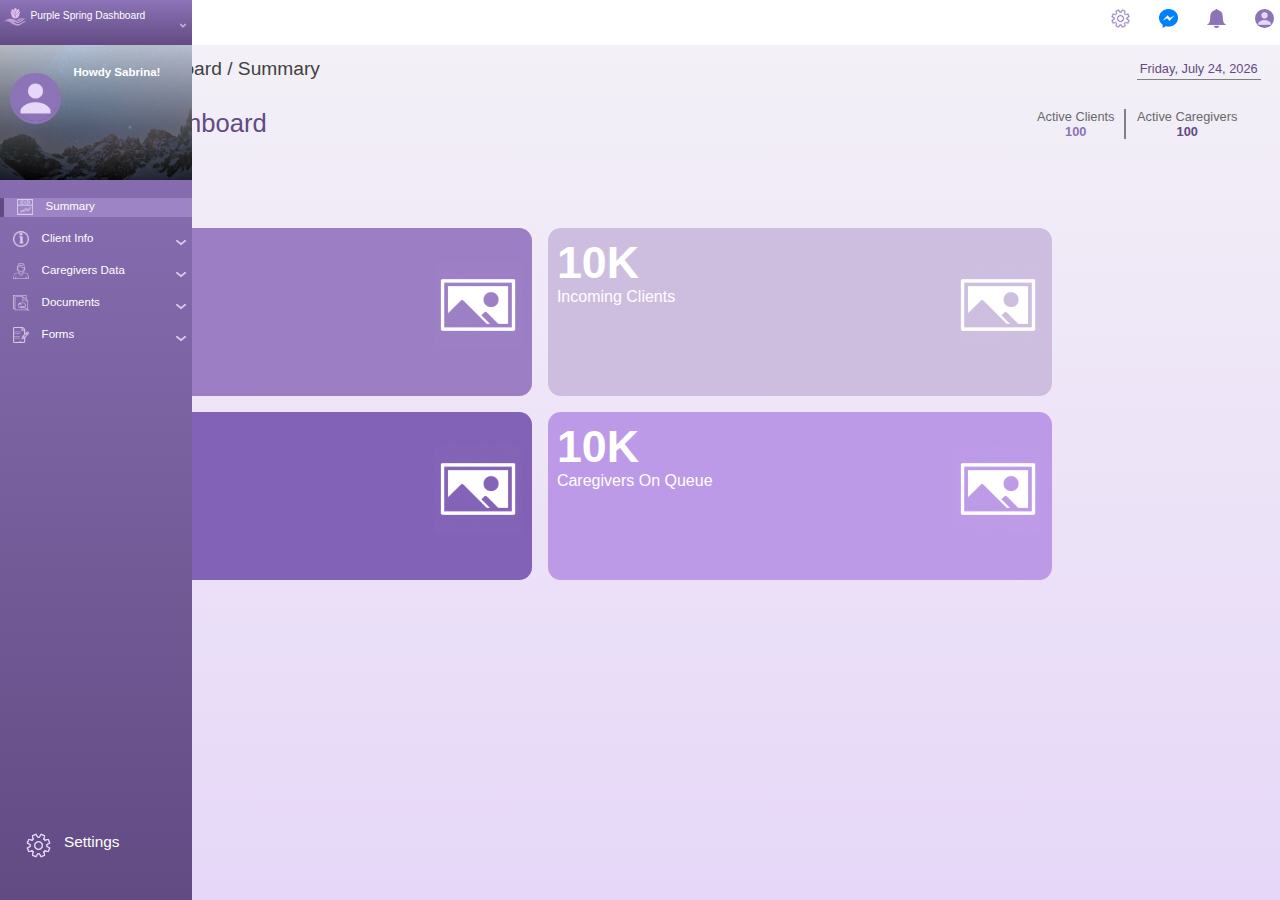
<file: PurpleSpringDashboard/index.html>
<!DOCTYPE html>
<html>
<head>
    <meta charset='utf-8'>
    <meta http-equiv='X-UA-Compatible' content='IE=edge'>
    <meta name='viewport' content='width=device-width, initial-scale=1'>
    <link rel="stylesheet" type="text/css" href="style.css">
    <link rel="shortcut icon" href="icons/favicon.ico"/>
    <script src="scripts.js"></script> 
    <title>
        Purple Spring Dashboard
    </title>
</head>
<body>
<div class="navbar">
    <div class="dropdown">
            <img style="height:1.75vw; width:1.75vw;"id="logo"src="icons/logops.png">
            <p>Purple Spring Dashboard</p>  
            <div class="dropbtn-container"><button id="sidebarDropdownButton"onclick="displaySidebar('Dropdown')" class="dropbtn"><img style="height:0.5vw;width:0.5vw;" src="icons/dropdown-arrow-white.png"></button></div>  
            <div class="navigation-buttons"><!--add the links/functionalities-->
                <button><img style="height:1.5vw; width:1.5vw;" src="icons/settings-placeholder.png"></button>
                <a href="messenger.com"><button><img style="height:1.5vw; width:1.5vw;" src="icons/messenger-icon.png"></button></a>
                <button><img style="height:1.5vw; width:1.5vw;" src="icons/bell-placeholder.png"></button><!--add dropdown here-->
                <button><img style="border-radius:50%; height:1.5vw; width:1.5vw; margin-right: -1vw;" src="icons/icon-placeholder.png"></button>
            </div>      
        </div>
    </div>           
            <div id="Dropdown" class="dropdown-content sidebarDisappear">
                        <div id="Howdy">
                                <div id="Howdy-content"><img src="icons/icon-placeholder.png"><span>Howdy Sabrina!</span></div>
                            </div>
                  <button id="summaryTabButton" class="tabDisplayButton" onclick="openTabFunction(event, 'Summary')"><img style="height:1.25vw; width:1.25vw;" src="icons/summary.png"><span>Summary</span></button>
                  <button class="tabDisplayButton" onclick="display('ClientInfoDropdown')"><img style="height:1.25vw; width:1.25vw;" src="icons/info.png"><span>Client Info</span><img style="margin-top:0.5vw;height:0.75vw;width:0.75vw; float:right;" src="icons/dropdown-arrow-white.png"></button>
                  <div id="ClientInfoDropdown" class="SidebarDropdowns">
                        <button class="tabDisplayButton" onclick="openTabFunction(event, 'new-Client')">New Client</button>
                        <button class="tabDisplayButton" onclick="openTabFunction(event, 'active-Clients')">Active Clients</button>
                  </div>         

                  <button onclick="display('CaregiversDataDropdown')"><img  style="height:1.25vw; width:1.25vw;" src="icons/caregiver.png"><span>Caregivers Data</span><img style="margin-top:0.5vw;height:0.75vw;width:0.75vw; float:right;" src="icons/dropdown-arrow-white.png"></button>
                  <div id="CaregiversDataDropdown" class="SidebarDropdowns">
                        <button class="tabDisplayButton" onclick="openTabFunction(event, 'add-Caregiver')">Add Caregiver</button>
                        <button class="tabDisplayButton" onclick="openTabFunction(event, 'active-Caregivers')">Active Caregivers</button>
                  </div>
                  <button onclick="display('DocumentsDropdown')"><img style="height:1.25vw; width:1.25vw;" src="icons/documents.png"><span>Documents</span><img style="margin-top:0.5vw;height:0.75vw;width:0.75vw; float:right;" src="icons/dropdown-arrow-white.png"></button>
                  <div id="DocumentsDropdown" class="SidebarDropdowns">
                        <button class="tabDisplayButton" onclick="openTabFunction(event, 'time-Sheets')">Time Sheets</button>
                        <button class="tabDisplayButton" onclick="openTabFunction(event, 'daily-Activities')">Daily Activities</button>
                  </div>
                  <button onclick="display('FormsDropdown')"><img style="height:1.25vw; width:1.25vw;" src="icons/forms.png"><span>Forms</span><img style="margin-top:0.5vw;height:0.75vw;width:0.75vw; float:right;" src="icons/dropdown-arrow-white.png"></button>
                  <div id="FormsDropdown" class="SidebarDropdowns">
                        <button class="tabDisplayButton" onclick="openTabFunction(event, 'care-Plan')">Care Plan</button>
                        <button class="tabDisplayButton" onclick="openTabFunction(event, 'service-Agreement')">Service Agreement</button>
                        <button class="tabDisplayButton" onclick="openTabFunction(event, 'schedule-Assistant')">Schedule In-Home Assistant</button>
                  </div>    
                  <div id="sidebarSettings"><button><img style="height:2vw; width:2vw;" src="icons/settings-placeholder-light.png"><span>Settings</span></button></div>
                </div>
            
<div class="Background">
        

        <div id="Summary" class="summaryTab">
                <div class="tabLocation">
                        Purple Spring Dashboard / Summary   <div id="displayDate"></div>
                    </div>
                <div id="analyticsBar">Analytics Dashboard
                        <div id="analyticsBarCaregivers">Active Caregivers <br><span id="analyticsBarCaregiversTotal">100</span></div> <!--link this to the database-->
                        <div id="analyticsBarClients">Active Clients <br><span id="analyticsBarClientTotal">100</span></div> <!--link this to the database-->
                </div>
                <div id="summaryContent">
                    <div id="clientsSignedUp"class="summaryContentBox"><div class="summaryContentBoxImg"><img style="height:10vh; width:10vh;" src="icons/placeholder-white.png"></div><h1>20K</h1> Clients Signed Up</div>
                    <div id="incomingClients"class="summaryContentBox"><div class="summaryContentBoxImg"><img style="height:10vh; width:10vh;" src="icons/placeholder-white.png"></div><h1>10K</h1> Incoming Clients</div>
                    <div id="caregiversOnBoard"class="summaryContentBox"><div class="summaryContentBoxImg"><img style="height:10vh; width:10vh;" src="icons/placeholder-white.png"></div><h1>20K</h1> Caregivers On Board</div>
                    <div id="caregiversOnQueue"class="summaryContentBox"><div class="summaryContentBoxImg"><img style="height:10vh; width:10vh;" src="icons/placeholder-white.png"></div><h1>10K</h1> Caregivers On Queue</div>
                </div>

        </div>
        <div id="client-Info">
                
                <div id="new-Client" class="summaryTab">
                    <div class="tabLocation">Purple Spring Dashboard / Client Info / New Client</div>
                    <div id="newClientBar">New Client </div>  <div id="newClientBarDetails">Enter Client Details and Submit</div>
                    <div id="newClientBackAndSubmitButtons">
                    <!--<button id="newClientBackButton" onclick="newClientPreviousTab()">Back</button>--> <!--disabled for now, moved back button to within the forms as well.-->
                    <button id="newClientSubmitButtonTopRight" onclick="newClientSubmitFunction()">Submit<img id="newClientSubmitButtonTopRightImage" src="icons/dropdown-arrow-white.png"></button>
                   
                    </div>
                                     
                    <div id="newClientContent">
                        <div id="newClientProfile"class="newClientContentBox activeNewClientForm"><div class="newClientContentNumberBox"><div class="newClientContentNumber">1</div></div><h1>Client Profile</h1><p>Client Personal Information</p></div>
                        <div id="newClientConditions"class="newClientContentBox"><div class="newClientContentNumberBox"><div class="newClientContentNumber">3</div></div><h1>Client's Conditions</h1><p>Client's Functional Limitations</p></div>
                        <div id="newClientContactInformation"class="newClientContentBox"><div class="newClientContentNumberBox"><div class="newClientContentNumber">2</div></div><h1>Contact Information</h1><p>Client Emergency Contact Details</p></div>
                        <div id="newClientSubmission"class="newClientContentBox"><div class="newClientContentNumberBox"><div class="newClientContentNumber">4</div></div><h1>Submission</h1><p>Review and Submit</p></div>
                    </div>

                    <div id="newClientFormsBox">
                        <form>
                        <div id="form1">
                                <!-- Client's Profile Details:
                                Avatar:
                                Name of Client: <input type="text" id="newClientFormPartOne0" size="50vw" required><br>
                                Last Name: <input type="text" id="newClientFormPartOne1" size="50vw" required>
                                Name of Client's Representative (if applicable)<input type="text" id="newClientFormPartOne2" size="50vw" required>
                                Address:<input type="text" id="newClientFormPartOne3" size="50vw" required> -->
                            <button type="button" id="form1Button"class="newClientFormsNextButton" onclick="newClientNextTab('form1', 'form2', 'newClientContactInformation')">Next Step</button>
                        </div>
                        <div id="form2">
                                FORM TWO: <input type="text" required>
                            <button type="button" id="form2BackButton" class="newClientFormsBackButton" onclick="newClientPreviousTab('form2','form1','newClientProfile')">Back</button>  
                            <button type="button" id="form2Button"class="newClientFormsNextButton" onclick="newClientNextTab('form2', 'form3', 'newClientConditions')">Next Step</button>
                        </div>
                        <div id="form3">                       
                                FORM THREE: <input type="text" required>
                            <button type="button" id="form3BackButton" class="newClientFormsBackButton" onclick="newClientPreviousTab('form3','form2','newClientContactInformation')">Back</button>  <!--add another function here that takes all the information from the form and displays it as layout-->
                            <button type="button" id="form3Button"class="newClientFormsNextButton" onclick="newClientNextTab('form3', 'form4', 'newClientSubmission')">Next Step</button>                          
                        </div>
                        <div id="form4" required>
                            Preview of Submission Here
                            <button type="button" id="form4BackButton" class="newClientFormsBackButton" onclick="newClientPreviousTab('form4','form3','newClientConditions')">Back</button>
                            <input type="submit" id="newClientFormsSubmitButton" value="Submit" onclick="newClientSubmitFunction()">
                        </div>
                        </form>
                    </div>


                </div>
                <div id="active-Clients" class="summaryTab">
                    <div class="tabLocation">Purple Spring Dashboard / Client Info / Active Clients </div> 
                    Insert Active Clients Tab Here
                </div>
            </div>
            <div id="caregivers-Data">
                
                <div id="add-Caregiver" class="summaryTab">
                    <div class="tabLocation">Purple Spring Dashboard / Caregivers Data / Add Caregiver </div>                    
                    Insert Add Caregiver Tab Here
                    </div>
                <div id="active-Caregivers" class="summaryTab">
                    <div class="tabLocation">Purple Spring Dashboard / Caregivers Data / Active Caregivers</div>
                    Insert Active Caregivers Tab Here
                </div>
            </div>
            <div id="documents">
                <div id="time-Sheets" class="summaryTab">
                    <div class="tabLocation">Purple Spring Dashboard / Documents / Time Sheets</div>
                    Insert Time Sheets Tab Here
                </div>
                <div id="daily-Activities" class="summaryTab">
                    <div class="tabLocation">Purple Spring Dashboard / Documents / Daily Activities</div>
                    Insert Daily Activities Tab Here
                </div>
            </div>
                <div id="forms">
                <div id="care-Plan" class="summaryTab">
                    <div class="tabLocation">Purple Spring Dashboard / Forms / Tab Location</div>
                    Insert Care Plan Tab Here
                </div>
                <div id="service-Agreement" class="summaryTab">
                    <div class="tabLocation">Purple Spring Dashboard / Forms / Service Plan</div>
                    Insert Service Plan Tab Here
                </div>
                <div id="schedule-Assistant" class="summaryTab">
                    <div class="tabLocation">Purple Spring Dashboard / Forms / Schedule Assistant</div>
                    Insert Schedule Assistant Tab Here
                </div>
            </div>
</div>


</body>

<script>document.getElementById("summaryTabButton").click(); document.getElementById("sidebarDropdownButton").click();</script>
</html>
</file>
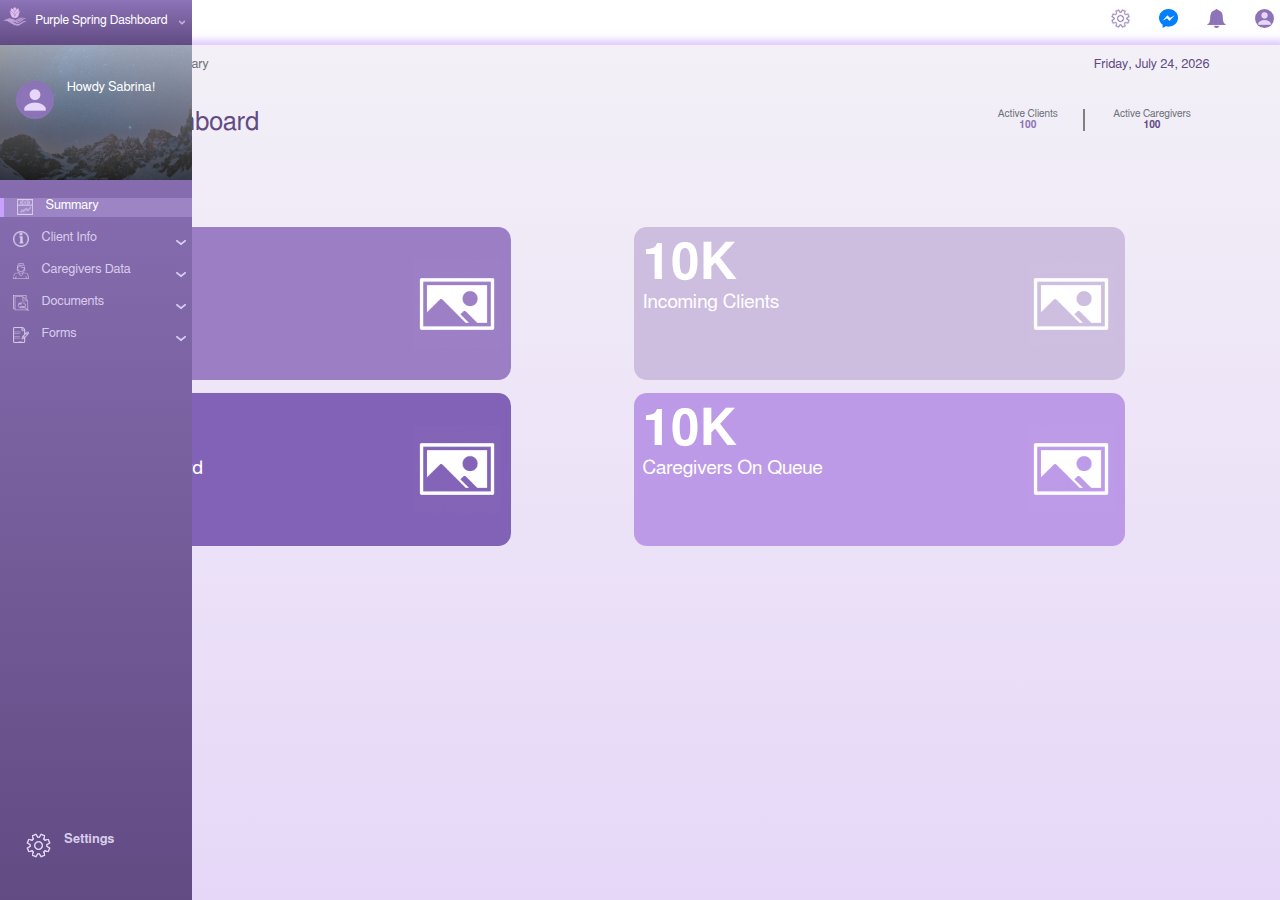
<file: PurpleSpringDashboard/mainpage/index.html>
<!DOCTYPE html>
<html>
<head>
    <meta charset='utf-8'>
    <meta http-equiv='X-UA-Compatible' content='IE=edge'>
    <meta name='viewport' content='width=device-width, initial-scale=1'>
    <link rel="stylesheet" type="text/css" href="style.css">
    <link rel="shortcut icon" href="icons/favicon.ico"/>
    <script src="scripts.js"></script> 
    <title>
        Purple Spring Dashboard
    </title>
</head>
<body>
<div class="navbar">
    <div class="dropdown">
            <img style="height:1.75vw; width:1.75vw;"id="logo"src="icons/logops.png">
            <p>Purple Spring Dashboard</p>  
            <button id="sidebarDropdownButton" onclick="displaySidebar('Dropdown')" class="dropbtn"><img style="height:0.5vw;width:0.5vw;" src="icons/dropdown-arrow-white.png"></button>
            <div class="navigation-buttons-container"><!--add the links/functionalities-->
                <button class="navigation-buttons"><img style="height:1.5vw; width:1.5vw;" src="icons/settings-placeholder.png"></button>
                <button class="navigation-buttons"><img style="height:1.5vw; width:1.5vw;" src="icons/messenger-icon.png"></button>
                <button class="navigation-buttons"><img style="height:1.5vw; width:1.5vw;" src="icons/bell-placeholder.png"></button><!--add dropdown here-->
                <div id="userIdDropdownContainer"><button class="navigation-buttons" id="userIdDropdownButton"><img style="border-radius:50%; height:1.5vw; width:1.5vw; margin-right: -1vw;" src="icons/icon-placeholder.png"></button>
                <div id="userIdDropdown">
                <a href="../signup.php"><button id="addAnAccountButton" class="userIdButton">Add an Account</button></a>       <!--This should only display when the ADMIN account is logged in-->
                <a href="../login.php"><button id="Logout Button" class="userIdButton">Logout</button></a> <!--This should delete session variables as well-->
                </div>
                </div>
            </div>      
        </div>
    </div>           
            <div id="Dropdown" class="dropdown-content sidebarDisappear">
                        <div id="Howdy">
                                <div id="Howdy-content"><img src="icons/icon-placeholder.png"><span>Howdy Sabrina!</span></div>
                            </div>
                  <button id="summaryTabButton" class="tabDisplayButton" onclick="openTabFunction(event, 'Summary')"><img style="height:1.25vw; width:1.25vw;" src="icons/summary.png"><span>Summary</span></button>
                  <button class="tabDisplayButton" onclick="display('ClientInfoDropdown')"><img style="height:1.25vw; width:1.25vw;" src="icons/info.png"><span>Client Info</span><img style="margin-top:0.5vw;height:0.75vw;width:0.75vw; float:right;" src="icons/dropdown-arrow-white.png"></button>
                  <div id="ClientInfoDropdown" class="SidebarDropdowns">
                        <button class="tabDisplayButton" onclick="openTabFunction(event, 'new-Client')">New Client</button>
                        <button class="tabDisplayButton" onclick="openTabFunction(event, 'active-Clients')">Active Clients</button>
                  </div>         

                  <button onclick="display('CaregiversDataDropdown')"><img  style="height:1.25vw; width:1.25vw;" src="icons/caregiver.png"><span>Caregivers Data</span><img style="margin-top:0.5vw;height:0.75vw;width:0.75vw; float:right;" src="icons/dropdown-arrow-white.png"></button>
                  <div id="CaregiversDataDropdown" class="SidebarDropdowns">
                        <button class="tabDisplayButton" onclick="openTabFunction(event, 'add-Caregiver')">Add Caregiver</button>
                        <button class="tabDisplayButton" onclick="openTabFunction(event, 'active-Caregivers')">Active Caregivers</button>
                  </div>
                  <button onclick="display('DocumentsDropdown')"><img style="height:1.25vw; width:1.25vw;" src="icons/documents.png"><span>Documents</span><img style="margin-top:0.5vw;height:0.75vw;width:0.75vw; float:right;" src="icons/dropdown-arrow-white.png"></button>
                  <div id="DocumentsDropdown" class="SidebarDropdowns">
                        <button class="tabDisplayButton" onclick="openTabFunction(event, 'time-Sheets')">Time Sheets</button>
                        <button class="tabDisplayButton" onclick="openTabFunction(event, 'daily-Activities')">Daily Activities</button>
                  </div>
                  <button onclick="display('FormsDropdown')"><img style="height:1.25vw; width:1.25vw;" src="icons/forms.png"><span>Forms</span><img style="margin-top:0.5vw;height:0.75vw;width:0.75vw; float:right;" src="icons/dropdown-arrow-white.png"></button>
                  <div id="FormsDropdown" class="SidebarDropdowns">
                        <button class="tabDisplayButton" onclick="openTabFunction(event, 'care-Plan')">Care Plan</button>
                        <button class="tabDisplayButton" onclick="openTabFunction(event, 'service-Agreement')">Service Agreement</button>
                        <button class="tabDisplayButton" onclick="openTabFunction(event, 'schedule-Assistant')">Schedule In-Home Assistant</button>
                  </div>    
                  <div id="sidebarSettings"><button><img style="height:2vw; width:2vw;" src="icons/settings-placeholder-light.png"><span>Settings</span></button></div>
                </div>
            
<div class="Background">
        

        <div id="Summary" class="summaryTab">
                <div class="tabLocation">
                        Purple Spring Dashboard / Summary   <div id="displayDate"></div>
                    </div>
                <div id="analyticsBar">Analytics Dashboard
                        <div id="analyticsBarCaregivers">Active Caregivers <br><span id="analyticsBarCaregiversTotal">100</span></div> <!--link this to the database-->
                        <div id="analyticsBarClients">Active Clients <br><span id="analyticsBarClientTotal">100</span></div> <!--link this to the database-->
                </div>
                <div id="summaryContent">
                    <div id="clientsSignedUp"class="summaryContentBox"><div class="summaryContentBoxImg"><img style="height:10vh; width:10vh;" src="icons/placeholder-white.png"></div><h1>20K</h1> Clients Signed Up</div>
                    <div id="incomingClients"class="summaryContentBox"><div class="summaryContentBoxImg"><img style="height:10vh; width:10vh;" src="icons/placeholder-white.png"></div><h1>10K</h1> Incoming Clients</div>
                    <div id="caregiversOnBoard"class="summaryContentBox"><div class="summaryContentBoxImg"><img style="height:10vh; width:10vh;" src="icons/placeholder-white.png"></div><h1>20K</h1> Caregivers On Board</div>
                    <div id="caregiversOnQueue"class="summaryContentBox"><div class="summaryContentBoxImg"><img style="height:10vh; width:10vh;" src="icons/placeholder-white.png"></div><h1>10K</h1> Caregivers On Queue</div>
                </div>

        </div>
        <div id="client-Info">
                
                <div id="new-Client" class="summaryTab">
                    <div class="tabLocation">Purple Spring Dashboard / Client Info / New Client</div>
                    <div id="newClientBar">New Client </div>  <div id="newClientBarDetails">Enter Client Details and Submit</div>
                    <div id="newClientBackAndSubmitButtons">
                    <!--<button id="newClientBackButton" onclick="newClientPreviousTab()">Back</button>--> <!--disabled for now, moved back button to within the forms as well.-->
                    <button id="newClientSubmitButtonTopRight" onclick="newClientSubmitFunction()">Submit<img id="newClientSubmitButtonTopRightImage" src="icons/dropdown-arrow-white.png"></button>
                   
                    </div>
                                     
                    <div id="newClientContent">
                        <div id="newClientProfile"class="newClientContentBox activeNewClientForm"><div class="newClientContentNumberBox"><div class="newClientContentNumber">1</div></div><h1>Client Profile</h1><p>Client Personal Information</p></div>
                        <div id="newClientConditions"class="newClientContentBox"><div class="newClientContentNumberBox"><div class="newClientContentNumber">3</div></div><h1>Client's Conditions</h1><p>Client's Functional Limitations</p></div>
                        <div id="newClientContactInformation"class="newClientContentBox"><div class="newClientContentNumberBox"><div class="newClientContentNumber">2</div></div><h1>Contact Information</h1><p>Client Emergency Contact Details</p></div>
                        <div id="newClientSubmission"class="newClientContentBox"><div class="newClientContentNumberBox"><div class="newClientContentNumber">4</div></div><h1>Submission</h1><p>Review and Submit</p></div>
                    </div>

                    <div id="newClientFormsBox">
                        <form>
                        <div id="form1">
                                <!-- Client's Profile Details:
                                Avatar:
                                Name of Client: <input type="text" id="newClientFormPartOne0" size="50vw" required><br>
                                Last Name: <input type="text" id="newClientFormPartOne1" size="50vw" required>
                                Name of Client's Representative (if applicable)<input type="text" id="newClientFormPartOne2" size="50vw" required>
                                Address:<input type="text" id="newClientFormPartOne3" size="50vw" required> -->
                            <button type="button" id="form1Button"class="newClientFormsNextButton" onclick="newClientNextTab('form1', 'form2', 'newClientContactInformation')">Next Step</button>
                        </div>
                        <div id="form2">
                                FORM TWO: <input type="text" required>
                            <button type="button" id="form2BackButton" class="newClientFormsBackButton" onclick="newClientPreviousTab('form2','form1','newClientProfile')">Back</button>  
                            <button type="button" id="form2Button"class="newClientFormsNextButton" onclick="newClientNextTab('form2', 'form3', 'newClientConditions')">Next Step</button>
                        </div>
                        <div id="form3">                       
                                FORM THREE: <input type="text" required>
                            <button type="button" id="form3BackButton" class="newClientFormsBackButton" onclick="newClientPreviousTab('form3','form2','newClientContactInformation')">Back</button>  <!--add another function here that takes all the information from the form and displays it as layout-->
                            <button type="button" id="form3Button"class="newClientFormsNextButton" onclick="newClientNextTab('form3', 'form4', 'newClientSubmission')">Next Step</button>                          
                        </div>
                        <div id="form4" required>
                            Preview of Submission Here
                            <button type="button" id="form4BackButton" class="newClientFormsBackButton" onclick="newClientPreviousTab('form4','form3','newClientConditions')">Back</button>
                            <input type="submit" id="newClientFormsSubmitButton" value="Submit" onclick="newClientSubmitFunction()">
                        </div>
                        </form>
                    </div>


                </div>
                <div id="active-Clients" class="summaryTab">
                    <div class="tabLocation">Purple Spring Dashboard / Client Info / Active Clients </div> 
                    Insert Active Clients Tab Here
                </div>
            </div>
            <div id="caregivers-Data">
                
                <div id="add-Caregiver" class="summaryTab">
                    <div class="tabLocation">Purple Spring Dashboard / Caregivers Data / Add Caregiver </div>                    
                    Insert Add Caregiver Tab Here
                    </div>
                <div id="active-Caregivers" class="summaryTab">
                    <div class="tabLocation">Purple Spring Dashboard / Caregivers Data / Active Caregivers</div>
                    Insert Active Caregivers Tab Here
                </div>
            </div>
            <div id="documents">
                <div id="time-Sheets" class="summaryTab">
                    <div class="tabLocation">Purple Spring Dashboard / Documents / Time Sheets</div>
                    Insert Time Sheets Tab Here
                </div>
                <div id="daily-Activities" class="summaryTab">
                    <div class="tabLocation">Purple Spring Dashboard / Documents / Daily Activities</div>
                    Insert Daily Activities Tab Here
                </div>
            </div>
                <div id="forms">
                <div id="care-Plan" class="summaryTab">
                    <div class="tabLocation">Purple Spring Dashboard / Forms / Tab Location</div>
                    Insert Care Plan Tab Here
                </div>
                <div id="service-Agreement" class="summaryTab">
                    <div class="tabLocation">Purple Spring Dashboard / Forms / Service Plan</div>
                    Insert Service Plan Tab Here
                </div>
                <div id="schedule-Assistant" class="summaryTab">
                    <div class="tabLocation">Purple Spring Dashboard / Forms / Schedule Assistant</div>
                    Insert Schedule Assistant Tab Here
                </div>
            </div>
</div>


</body>

<script>document.getElementById("summaryTabButton").click(); document.getElementById("sidebarDropdownButton").click();</script>
</html>
</file>
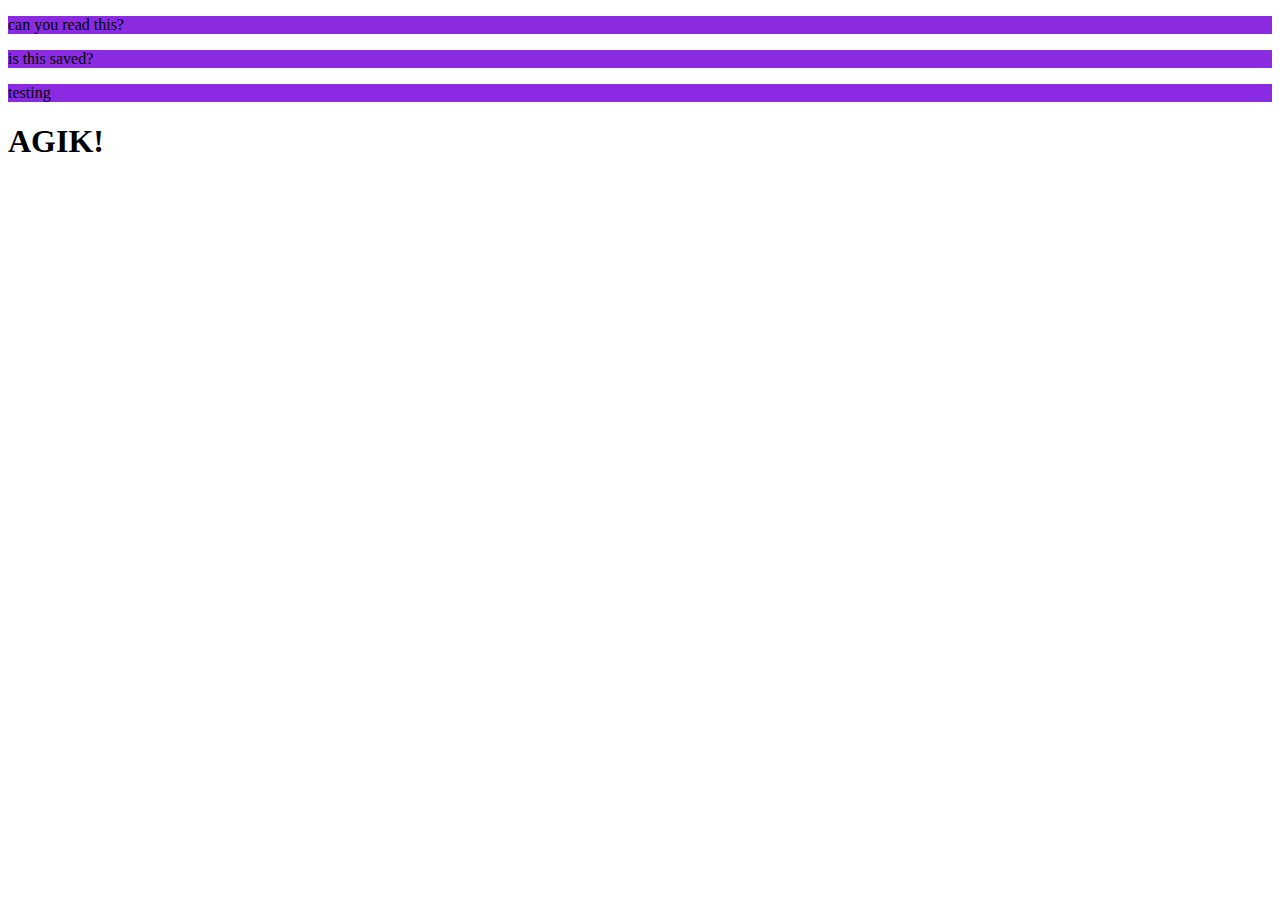
<file: GitHubTest.html>
<!DOCTYPE html>
<html>
<head><link rel="stylesheet" href="style.css">
	<title><PurpleSpring class="com"></PurpleSpring></title>
</head>
<body>
<p>can you read this?</p>
<p>is this saved?</p>
<p>testing</p>
<h1>AGIK!</h1>
</body>
</html>
</file>
<file: PurpleSpringDashboard/style.css>
/*replace the font sizes with this code --> font-size:calc(12px + 1.5vw); 
  in order to set a minimum font size
*/

body{
    margin:0;
}
.navbar{
    /* background-image:linear-gradient( to right, #624b83 0%,#8d73b8 15%, #fff 15%, #fff 100%); */
    background-image:linear-gradient(to top, #624b83 0%, #8d73b8 100%);
    display:block;
    width:15%;
    height:5vh;
    
    
}

.dropbtn {
    background:none;
    border: none;
    cursor: pointer;
    float:right;
    margin-top:1.75vh;
  }

  .navbar p{
    float: left;
    font-size: 0.8vw;
    color:white;
    font-family: Verdana, sans-serif;
  }
 #logo{
     padding:0.25em;
     float: left;
 }
 .navigation-buttons{
    position:absolute;
    top:0;
    right:0; 
}
.navigation-buttons button{
    border:none;
    background:none;
    padding-top:1vh;
    margin-right:1vw;
}


 #Howdy{
    background: linear-gradient(to bottom, #ffffffb3 0%,#000000b3 100%), url(icons/placeholder-background.jpg) repeat 0 0;
     background-size:cover;
     width:100%;
     height:15vh;
     margin-bottom:2vh;
     

 }
 
#Howdy-content{
    display:block;
    width:90%;
    margin:auto;
    padding-top:10%;
    font-weight:bold;
    font-size:0.9vw;
    font-family: Verdana, sans-serif;
    text-align:left;
}

#Howdy span{
    padding-top:20%;
}

#Howdy-content img{
    margin-top:5%;
    border-radius:50%;
    border:solid #8d73b8 0.4vh;
    height:5vh;
    width:5vh;
}

 .dropdown-content {
    position: absolute;
    color: white;
    background-image:linear-gradient( to top, #624b83,#8d73b8);
    width: 15%;
    height:95vh;
    overflow: hidden;
    left: 0;
    z-index: 1;

  }

  
.dropdown-content button {
      padding-left:1vw;
      padding-top:0.1vw;
      padding-bottom:0.1vw;
      cursor: pointer;
    color: white;
    text-decoration: none;
    text-align:left;
    background:none;
    border:none;
    display:block;
    width:100%;
    font-family: Verdana, sans-serif;
    font-size:0.9vw;
    font-weight:1;
    margin-bottom:1.5vh;
    transition: all 0.15s ease-out;
  }

  .dropdown-content button:hover {
    background-color:#8d73b8;
    transition-duration: 0.15s ease;
}



  .dropdown-content button.active {
    background-color:#9d84c4;
    border-left:solid #624b83 0.35vw;
      transition:0.25s;
  }

  .dropdown-content img{
    float:left;
  }
  .dropdown-content span{
    vertical-align: middle;
    padding-left:1vw;
  }
  
#sidebarSettings{
    position: absolute;;
    bottom:3vh;
    left:1vw;
    width:80%;
    
}

#sidebarSettings span{
    padding-top:2.5vh;
    font-family: Verdana, sans-serif;
    font-size:1.2vw;
}




.SidebarDropdowns{
    padding-left:1vw;
    display:none;
}
.SidebarDropdowns button{
    margin-bottom:0.5vh;
    font-size:0.8vw;
}

.Background{
    display: fixed;
    
    height:95vh;
    background-image:linear-gradient( to top, #E6D7F8,#F3F0F7);
}

.tabLocation{
    height:5vh;
    font-family:sans-serif;
    color:#414141;
    font-size:1.5vw;
    padding:0.5vw;
    padding-top:1vw;
}

#displayDate{
    float:right;
    margin-right:1vw;
    color:#624b83;
    padding:0.25vw;
    font-size: 1vw;
    font-family:sans-serif;
    border-bottom:solid gray 1px;
}

#Summary{
}

#analyticsBar{
    font-family: sans-serif;
    font-size:2vw;
    color:#624b83;
    padding:0vw 2.5vw;
}

#analyticsBarClients{
    font-size:1vw;
    float:right;
    border-right:solid gray 2px;
    text-align:center;
    width:8%;
    color:#686868;
}

#analyticsBarCaregivers{
    font-size:1vw;
    float:right;
    width:10%;
    text-align:center;
    color:#686868;
}

#analyticsBarClientTotal{
    font-weight:bold;
    color:#8d73b8;
}

#analyticsBarCaregiversTotal{
    font-weight:bold;
    color:#624b83;
}

#summaryContent{
    margin-top:10vh;
    width:80%;
    margin-left:2.15vw;   
    display:grid;
    grid-template-columns:1fr 1fr;
    /* grid-auto-rows:minmax(100px, auto); */
    grid-gap:1em;
    justify-items:stretch;
    align-items:stretch;
}

.summaryContentBox{
    height:15vh;
    width:38vw;
    padding:1vh;
    border-radius:1vw;
    background-color:#8d73b8;
    color:white;
    font-family:sans-serif;
    font-size:1.25vw;
    min-height:150px;
    min-width:200px;
}

.summaryContentBox h1{
    margin:0;
    padding:0;
    font-family:sans-serif;
    font-size:3.5vw;
}

.summaryContentBoxImg{
    position:relative;
    float:right;
    padding-top:2.5vh;
}

#clientsSignedUp{
    background-color:#9c7ec5;
}

#incomingClients{
    background-color:#cdbee0;
}

#caregiversOnBoard{
    background-color:#8262b6;
}

#caregiversOnQueue{
    background-color:#bd9ae7;
}

#new-Client{ 
    
}

#newClientBar{
    width:10vw;
    font-family: sans-serif;
    font-size:2vw;
    color:#624b83;
    padding:0vw 2.5vw;
    border-right:solid gray 2px;
    float:left;
}

#newClientBarDetails{
    float:left;
    color:#3d3d3d;
    font-family:sans-serif;
    margin-top:1.25vh;
    margin-left:0.5vw;
    font-size:1vw;
    opacity:1;
}

#newClientBackAndSubmitButtons{
    float:right;
    margin-right:2vw;
}

#newClientBackAndSubmitButtons button{
    border:none;
    font-family:sans-serif;
    font-size:1.75vh;
}

/*disabled for now, moved back button to within the forms as well*/
/* #newClientBackButton{
    background-color:white;
    border-radius:0.5vw;
    border:solid gray 1px;
    padding: 1vh 1vw;
    margin-right:1vw;
} */ 

#newClientSubmitButtonTopRight{
    background-color:#624b83;
    border-radius:0.5vw;
    padding: 1vh 1vw;
    color:white;

}

#newClientSubmitButtonTopRightImage{
    padding-left:0.5vw;
    margin:auto;
    margin-left:0.5vw;
    border-left:solid white 1px;
    height:0.75vw;
    width:0.75vw;
    min-width:10px;
    min-height:10px;

}

#newClientContent{
    margin-top:7.5vh;
    height:10%;
    width:90%;
    margin-left:0.5vw;   
    display:grid;
    grid-template-columns:1fr 1fr;
    column-gap:2vh;
    row-gap:1vh;
    margin-bottom:5vh;
}
.newClientContentBox{
    height:8vh;
    width:41vw;
    border-radius:1vw;
    background-color:#d5b5fd;
    font-family:sans-serif;
    font-size:1vw;
    transition-duration: 0.25s;
}

.newClientContentNumberBox{
    margin-top:1vh;
    margin-left:1vh;
    border-radius:0.75vmin;
    height:3vw;
    width:3vw;
    background-color:#a384d4;
    float:left;
}

.activeNewClientForm{
    background-color:white;
    transition-duration: 0.25s;
}

.newClientContentNumber{
    color:white;
    padding-left:1.2vw;
    padding-top:0.75vw;
    font-size:1.25vw;
}

.newClientContentBox h1{
    font-size:1.25vw;
    font-weight:bold;
    margin-left:4vw;
    color:#2b2b2b;
    margin-top:1vh;
}

.newClientContentBox p{
    font-size:1vw;
    margin-top:-1vh;
    margin-left:4vw;
    color:#2b2b2b;
}

#newClientFormsBox{
    border-radius:0.5vw;
    border:solid gray 1px;
    padding:1vw;
    width:95%;
    height:52.5vh;
    margin:auto;
    background-color:white;
    position:relative;
}

.newClientFormsNextButton{
    position: absolute;
    bottom:1vh;
    right:1vw;
    border:solid gray 1px;
    border-radius:0.25vw;
    background-color: #a384d4;  
    color:white;  
    font-family:sans-serif;
    padding:0.5vh 0.5vw;  
}

.newClientFormsBackButton{
    position: absolute;
    bottom:1vh;
    right:8vw;
    border:solid gray 1px;
    border-radius:0.25vw;
    background-color: #ebdaff;  
    color:black;  
    font-family:sans-serif;
    padding:0.5vh 0.5vw; 
}

#newClientFormsSubmitButton{
    position: absolute;
    bottom:1vh;
    right:1vw;
    border:none;
    border-radius:0.25vw;
    background-color: #624b83;  
    color:white;  
    font-family:sans-serif;
    padding:0.6vh 1vw;  
}

#form1{
    display:block;
    margin-left:5vw;
    width:60vw;
    font-family:sans-serif;
    font-size:1vw;
    color:gray;
    
    
    
    
}

#Client-Profile-Details{
    font-family: sans-serif;
    font-size:1.5vw;
    color:gray;
    font-weight: bolder;
}
#UL{
    list-style-type: none;
}
#Avatar{
    margin-top:0.5vw;
}
#NameofClient{
    margin-top:0.3vw;
}


#newClientFormPartOne0{
    margin-left:0.5vw;
    border-radius:0.4vw;
}
#LastName{
    margin-top:0.3vw;
}
#newClientFormPartOne1{
    margin-left:2.3vw;
    margin-top:0.3w;
    border-radius:0.4vw;
}
#newClientFormPartOne2{
    margin-top:0.3vw;
    margin-left:7.7vw;
    border-radius:0.4vw;
   
}
#NameofClientRepresentative{
    margin-top:0.3vw;
}
#Address{
    margin-top:0.2vw;
}
#newClientFormPartOne3{
    margin-left:3.7vw;
    margin-top:0.2vw;
    border-radius:0.4vw;
}
#newClientFormPartOne4{
    margin-left:5.4vw;
    margin-top:0.3vw;
    border-radius:0.4vw;
}
#City{
    margin-top:0.3vw;
}
#State{
    margin-top:0.3vw;
}
#newClientFormPartOne5{
    margin-left:4.8vw;
    margin-top:0.3vw;
    border-radius:0.4vw;
}
#Zip-Code{
    margin-top:0.3vw;
}
#newClientFormPartOne6{
    margin-left:3vw;
    margin-top:0.3vw;
    border-radius:0.4vw;
}
#newClientFormPartOne7{
    margin-top:0.3vw;
    margin-left:4.9vw;
    border-radius:0.4vw;
}
#DOB{
    margin-top:0.3vw;
}
#newClientFormPartOne8{
    border-radius:0.4vw;
    margin-left:1vw;
}
#newClientFormPartOne9{
    border-radius:0.4vw;
    margin-top:0.3vw;
    margin-left:2vw;
}
#newClientFormPartOne10{
    margin-top:0.3vw;
    border-radius:0.4vw;
    margin-left:1.4vw;
}
#newClientFormPartOne11{
    margin-top:0.3vw;
    border-radius:0.4vw;
    margin-left:0.8vw;
}
#newClientFormPartOne12{
    margin-left:1.1vw;
    margin-top:0.3vw;
    border-radius:0.4vw;
}
#checkbox1{
    margin-left:0.5vw;
}
#checkbox2{
    margin-left:0.5vw;
}
#UL2{
    list-style-type:none; 
}
/*
#Last-name{
    margin-top:0.5vw;
    margin-left:1.8vw;
}
#NameofClient-Representative{
    margin-top:0.5vw;
    margin-left:1.7vw;
}
#textbox{
    margin-left:6.7vw;
    margin-top:0.5vw;
}
#Name{
    margin-top:4vw;
    margin-left:0.2vw;
}

#address{
    margin-top:0.5vw;
    margin-left:2.9vw;
}
#city{
    margin-top:0.5vw;
    margin-left:4.65vw;
}
#state{
    margin-top:0.5vw;
    margin-left:4.1vw;
    float:auto;
    
}
#ZipCode{
    margin-top:0.5vw;
    margin-left:2.55vw;
    float:auto;
    
}
#DOB{
    margin-top:0.5vw;
    margin-left:4.2vw;
    float:left;
}
#DNR{
    margin-left:30vw;
    float:none;
    
}
*/

#form2{
    display:none;
    margin-left:5vw;
    width:60vw;
    font-family:sans-serif;
    font-size:1vw;
    color:gray;
}
#ContactInformation{
    font-size:1.5vw;
}
#newClientFormPartTwo0{
    margin-left:0.5vw;
    margin-top:1vw;
    border-radius: 0.4vw
    
}
#PrimaryCarephysician{
    margin-top:1vw;
}
#newClientFormPartTwo1{
    margin-top:1vw;
    border-radius:0.4vw;
    margin-left:8vw;
}
#Phony{
    
}
#Address1{
    margin-top:3vw;
}
#newClientFormPartTwo2{
    margin-left:7.3vw;
    margin-top:1.5vw;
    border-radius: 0.4vw;
}
#PreferredHospital{
    margin-top:3vw;
}
#newClientFormPartTwo3{
    margin-left:2.9vw;
    margin-top:1.5vw;
    border-radius: 0.4vw;
}
#CaregiverStaffing{
    margin-top:1.5vw;
}
#Requirements{
    
}
#newClientFormPartTwo4{
    
    border-radius:0.4vw;
    margin-left:3vw;
}
#sentences{
    margin-left:28vw;
    font-size:1.2vw;
}
#newClientFormPartTwo5{
    border-radius: 0.4vw;
    margin-left: 5vw;
    
}
#newClientFormPartTwo6{
    border-radius:0.4vw;
    margin-left:0.9vw;
}
#newClientFormPartTwo7{
    margin-left:5.1vw;
    border-radius:0.4vw ;
}
#newClientFormPartTwo8{
    border-radius:0.4vw;
    margin-left:2vw;
}


#form3{
    display:none;
}

#form4{
    display:none;
}

#active-Clients{

}

#add-Caregiver{

}

#active-Caregivers{

}

#documents{

}

#forms{

}

.summaryTab{
    display:none;
    animation: fadeEffect 1s, slide 1s forwards;
}

.displayed{
    display:block;
    animation: fadeEffect 0.75s;
}

.sidebarDisplay{
    opacity:1;
    transition:opacity 0.75s;
    animation: fadeEffect 0.75s, slide2 0.75s forwards;
}

.sidebarDisappear{
    opacity:0;
    transition: opacity 0.75s;
    animation: fadeEffect 0.75s, slideOut 0.75s forwards;
}

@keyframes fadeEffect {
    from {opacity: 0;}
    to {opacity: 1;}
  }

@keyframes slide{
    100% {margin-left:15%;}
}

@keyframes slide2{
    0%{margin-top:-100vh;}
    100%{margin-top:0vh;}
}

@keyframes slideOut {
    100%{margin-top: -100vh;}
}

@media screen and (max-width:768px){    
    

  }
</file>
<file: PurpleSpringDashboard/mainpage/style.css>
/*replace the font sizes with this code --> font-size:calc(12px + 1.5vw); 
  in order to set a minimum font size
*/

body{
    margin:0;
    font-family: "Helvetica Neue", HelveticaNeue, "TeX Gyre Heros", TeXGyreHeros, FreeSans, "Nimbus Sans L", "Liberation Sans", Arimo, Helvetica, Arial, sans-serif;
}
.navbar{
    /* background-image:linear-gradient( to right, #624b83 0%,#8d73b8 15%, #fff 15%, #fff 100%); */
    background-image:linear-gradient(to top, #624b83 0%, #8d73b8 100%);
    display:block;
    width:15%;
    height:5vh;
    z-index:100;
    position:fixed;
    top:0;
    left:0;
}

.dropbtn {
    position:fixed;
    top:-0.1vh;
    left:13.5vw;
    background:none;
    border: none;
    cursor: pointer;
    float:right;
    margin-top:1.5vh;
  }

  .navbar p{
    float: left;
    margin-top:1.5vh;
    margin-left:0.75vw;
    font-size: 0.95vw;
    color:white;
    
    font-weight:200;
  }
 #logo{
     margin-left:0.25vw;
     margin-top:0.25vw;
     float: left;
 }
 .navigation-buttons-container{
    position:fixed;
    top:0;
    right:0; 
}
.navigation-buttons{
    border:none;
    background:none;
    padding-top:1vh;
    margin-right:1vw;
}

/* #userIdDropdownButton{

} */

#userIdDropdownContainer{
    display:inline-block;
    padding-bottom:0.6vh;
}

#userIdDropdownButton{
    position:relative;
}

#userIdDropdown{
    display:none;
    position:absolute;
    width:10vw;
    top:5vh;
    right:0vh;
    background-color:#8d73b8;
}

.userIdButton{
    width:100%;
    text-align:center;
    color:white;
    border:none;
    background:none;
    font-size:0.9vw;
    padding:1vh 0;  
}

.userIdButton:hover {background-color: #b995f3;}

#userIdDropdownContainer:hover #userIdDropdown {display: block;}


 #Howdy{
    background: linear-gradient(to bottom, #e9e8e8a9 0%,#242424b9 100%), url(icons/placeholder-background.jpg) repeat 0 0;
     background-size:cover;
     width:100%;
     height:15vh;
     margin-bottom:2vh;
     position:relative;
     

 }
 
#Howdy-content{
    position:absolute;
    top:4vh;
    left:1.25vw;
    width:90%;
    margin:auto;
    font-weight:bold;
    font-size:1vw;
    font-family:"Helvetica Neue", HelveticaNeue, "TeX Gyre Heros", TeXGyreHeros, FreeSans, "Nimbus Sans L", "Liberation Sans", Arimo, Helvetica, Arial, sans-serif;;
}

#Howdy span{
    padding-top:10%;
    color:white;
    font-weight:400;
}

#Howdy-content img{
    border-radius:50%;
    border:solid #8d73b8 0.4vh;
    height:2.5vw;
    width:2.5vw;
    min-height:32px;
    min-width:32px;
}

 .dropdown-content {
    position: absolute;
    color: white;
    background-image:linear-gradient( to top, #624b83,#8d73b8);
    width: 15%;
    height:95vh;
    overflow: hidden;
    left: 0;
    z-index: 1;

  }

  
.dropdown-content button {
      padding-left:1vw;
      padding-top:0.1vw;
      padding-bottom:0.1vw;
      cursor: pointer;
    color: #D8CCEB;
    text-decoration: none;
    text-align:left;
    background:none;
    border:none;
    display:block;
    width:100%;
    font-family:"Helvetica Neue", HelveticaNeue, "TeX Gyre Heros", TeXGyreHeros, FreeSans, "Nimbus Sans L", "Liberation Sans", Arimo, Helvetica, Arial, sans-serif;;
    font-size:1vw;
    font-weight:1;
    margin-bottom:1.5vh;
    transition: all 0.15s ease-out;
  }

  .dropdown-content button:hover {
    background-color:#8d73b8;
    transition-duration: 0.15s ease;
}



  .dropdown-content button.active {
    background-color:#9d84c4;
    font-weight:375;
    color:white;
    border-left:solid #c8a0ff 0.35vw;
      transition:0.25s;
  }

  .dropdown-content img{
    float:left;
  }
  .dropdown-content span{
    vertical-align: middle;
    padding-left:1vw;
  }
  
#sidebarSettings{
    position:absolute;
    bottom:3vh;
    left:1vw;
    width:80%;
}

#sidebarSettings span{
    padding-top:2.5vh;
    font-family:"Helvetica Neue", HelveticaNeue, "TeX Gyre Heros", TeXGyreHeros, FreeSans, "Nimbus Sans L", "Liberation Sans", Arimo, Helvetica, Arial, sans-serif;;
    font-size:1vw;
    font-weight:bold;
}

.SidebarDropdowns{
    padding-left:1vw;
    display:none;
}

.SidebarDropdowns button{
    margin-bottom:0.5vh;
    font-size: 1vw;
}

.Background{
    display: fixed;
    box-shadow: 0px 0px 7px 5px #c8a6ff9a;
    height:95vh;
    background-image:linear-gradient( to top, #E6D7F8,#F3F0F7);
    z-index:1;
    margin-top:5vh;
}

.tabLocation{
    height:5vh;
    font-family:"Helvetica Neue", HelveticaNeue, "TeX Gyre Heros", TeXGyreHeros, FreeSans, "Nimbus Sans L", "Liberation Sans", Arimo, Helvetica, Arial, sans-serif;
    color:#6D7278;
    font-size: 1vw;
    padding:0.5vw;
    padding-top:1vw;
    font-weight:350;
}

#displayDate{ 
    float:right;
    margin-right:5vw;
    color:#624b83;
    font-size: 1vw;
    font-family:"Helvetica Neue", HelveticaNeue, "TeX Gyre Heros", TeXGyreHeros, FreeSans, "Nimbus Sans L", "Liberation Sans", Arimo, Helvetica, Arial, sans-serif;
    font-weight:350;
}

#Summary{
}

#analyticsBar{
    
    font-size:2vw;
    color:#624b83;
    padding:0vw 2.5vw;
}

#analyticsBarClients{
    font-size:0.8vw;
    float:right;
    border-right:solid gray 2px;
    text-align:center;
    width:8%;
    color:#6D7278;
    padding:0 0.5vw;
}

#analyticsBarCaregivers{
    font-size:0.8vw;
    float:right;
    margin-right:2.25vw;
    width:10%;
    text-align:center;
    color:#6D7278;
    padding:0 0.5vw;
}

#analyticsBarClientTotal{
    font-weight:bold;
    color:#8d73b8;
}

#analyticsBarCaregiversTotal{
    font-weight:bold;
    color:#624b83;
}

#summaryContent{
    margin-top:10vh;
    width:95%;
    margin-left:1.5vw;   
    display:grid;
    grid-template-columns:1fr 1fr;
    gap:1vw;
}

.summaryContentBox{
    height:15vh;
    width:37vw;
    padding:1vh;
    border-radius:1vw;
    background-color:#8d73b8;
    color:white;
    font-family:"Helvetica Neue", HelveticaNeue, "TeX Gyre Heros", TeXGyreHeros, FreeSans, "Nimbus Sans L", "Liberation Sans", Arimo, Helvetica, Arial, sans-serif;;
    font-size:1.5vw;
    font-weight:300;
    
}

.summaryContentBox h1{
    margin:0;
    padding:0;
    font-family:"Helvetica Neue", HelveticaNeue, "TeX Gyre Heros", TeXGyreHeros, FreeSans, "Nimbus Sans L", "Liberation Sans", Arimo, Helvetica, Arial, sans-serif;;
    font-size:4vw;
    font-weight:bold;
}

.summaryContentBoxImg{
    position:relative;
    float:right;
    padding-top:2.5vh;
    
}

#clientsSignedUp{
    background-color:#9c7ec5;
}

#incomingClients{
    background-color:#cdbee0;
}

#caregiversOnBoard{
    background-color:#8262b6;
}

#caregiversOnQueue{
    background-color:#bd9ae7;
}

#new-Client{ 
    
}

#newClientBar{
    width:8vw;
    ;
    font-size:1.5vw;
    color:#624b83;
    padding:0.5vh 1.5vw;
    border-right:solid #6D7278 2px;
    float:left;
    font-weight:400;
}

#newClientBarDetails{
    float:left;
    color:#6D7278;
    font-family:"Helvetica Neue", HelveticaNeue, "TeX Gyre Heros", TeXGyreHeros, FreeSans, "Nimbus Sans L", "Liberation Sans", Arimo, Helvetica, Arial, sans-serif;;
    margin-top:1.25vh;
    margin-left:0.5vw;
    font-size:0.9vw;
    font-weight:350;
}

#newClientBackAndSubmitButtons{
    float:right;
    margin-right:2vw;
}

#newClientBackAndSubmitButtons button{
    border:none;
    font-family:"Helvetica Neue", HelveticaNeue, "TeX Gyre Heros", TeXGyreHeros, FreeSans, "Nimbus Sans L", "Liberation Sans", Arimo, Helvetica, Arial, sans-serif;;
    font-size:0.9vw;
}

/*disabled for now, moved back button to within the forms as well*/
/* #newClientBackButton{
    background-color:white;
    border-radius:0.5vw;
    border:solid gray 1px;
    padding: 1vh 1vw;
    margin-right:1vw;
} */ 

#newClientSubmitButtonTopRight{
    background-color:#624b83;
    border-radius:0.5vw;
    padding: 1vh 1vw;
    color:white;

}

#newClientSubmitButtonTopRightImage{
    padding-left:0.5vw;
    margin:auto;
    margin-left:0.5vw;
    border-left:solid white 1px;
    height:0.75vw;
    width:0.75vw;
    min-width:10px;
    min-height:10px;

}

#newClientContent{
    margin-top:7.5vh;
    height:10%;
    width:90%;
    margin-left:0.75vw;   
    display:grid;
    grid-template-columns:1fr 1fr;
    column-gap:1vh;
    row-gap:1vh;
    margin-bottom:5vh;
}
.newClientContentBox{
    height:8vh;
    width:41.25vw;
    border-radius:1vw;
    background-color:#d5b5fd;
    font-family:"Helvetica Neue", HelveticaNeue, "TeX Gyre Heros", TeXGyreHeros, FreeSans, "Nimbus Sans L", "Liberation Sans", Arimo, Helvetica, Arial, sans-serif;;
    transition-duration: 0.25s;
}

.newClientContentNumberBox{
    margin-top:1vh;
    margin-left:1vh;
    border-radius:0.75vmin;
    height:3vw;
    width:3vw;
    background-color:#a384d4;
    float:left;

}

.activeNewClientForm{
    background-color:white;
    transition-duration: 0.25s;
}

.activeNewClientForm .newClientContentNumber{
    color:white;
    transition-duration: 0.25s;
}

.newClientContentNumber{
    color:#624b83;;
    padding-left:1.2vw;
    padding-top:0.75vw;
    font-size:1.25vw;
}

.newClientContentBox h1{
    font-size:1.25vw;
    font-weight:400;
    margin-left:4vw;
    color:#2b2b2b;
    margin-top:1vh;
}

.newClientContentBox p{
    font-size:0.9vw;
    margin-top:-1vh;
    margin-left:4vw;
    color:#2b2b2b;
    font-weight:100;
}

#newClientFormsBox{
    border-radius:0.5vw;
    border:solid gray 1px;
    padding:1vw;
    width:95%;
    height:50vh;
    margin:auto;
    background-color:white;
    position:relative;
}

.newClientFormsNextButton{
    position: absolute;
    bottom:1vh;
    right:1vw;
    border:solid gray 1px;
    border-radius:0.25vw;
    background-color: #a384d4;  
    color:white;  
    font-family:"Helvetica Neue", HelveticaNeue, "TeX Gyre Heros", TeXGyreHeros, FreeSans, "Nimbus Sans L", "Liberation Sans", Arimo, Helvetica, Arial, sans-serif;;
    padding:0.5vh 0.5vw;  
}

.newClientFormsBackButton{
    position: absolute;
    bottom:1vh;
    right:5.5vw;
    border:solid gray 1px;
    border-radius:0.25vw;
    background-color: #ebdaff;  
    color:black;  
    font-family:"Helvetica Neue", HelveticaNeue, "TeX Gyre Heros", TeXGyreHeros, FreeSans, "Nimbus Sans L", "Liberation Sans", Arimo, Helvetica, Arial, sans-serif;;
    padding:0.5vh 0.5vw; 
}

#newClientFormsSubmitButton{
    position: absolute;
    bottom:1vh;
    right:1vw;
    border:none;
    border-radius:0.25vw;
    background-color: #624b83;  
    color:white;  
    font-family:"Helvetica Neue", HelveticaNeue, "TeX Gyre Heros", TeXGyreHeros, FreeSans, "Nimbus Sans L", "Liberation Sans", Arimo, Helvetica, Arial, sans-serif;;
    padding:0.6vh 1vw;  
}

#form1{
    display:block;
    margin-left:10vw;
    width:60vw;
    margin-top:5.5vw;
    font-family:"Helvetica Neue", HelveticaNeue, "TeX Gyre Heros", TeXGyreHeros, FreeSans, "Nimbus Sans L", "Liberation Sans", Arimo, Helvetica, Arial, sans-serif;;
    font-size:0.9vw;
    font-weight: bold;
    color:gray;
    
    
}

.lowiq{
    ;
    font-size:1.5vw;
    color:gray;
    font-weight: bolder;
    margin-left:10vw;
}
.loweriq{
    font-family:"Helvetica Neue", HelveticaNeue, "TeX Gyre Heros", TeXGyreHeros, FreeSans, "Nimbus Sans L", "Liberation Sans", Arimo, Helvetica, Arial, sans-serif;;
    font-size:0.9vw;
    font-weight: bold;
    color:gray;
    margin-left:10vw;
    margin-top:1vw;
}
.loiq{
    margin-top:0.5vw;
    margin-left:1.7vw;
}
.IQ{
    margin-top:0.5vw;
    margin-left:1.7vw;
}
.QI{
    margin-left:6.8vw;
    margin-top:0.5vw;
}

.address{
    margin-top:0.5vw;
    margin-left:2.6vw;
}

#form2{
    display:none;
}

#form3{
    display:none;
}

#form4{
    display:none;
}

#active-Clients{

}

#add-Caregiver{

}

#active-Caregivers{

}

#documents{

}

#forms{

}

.summaryTab{
    display:none;
    animation: fadeEffect 1s, slide 1s forwards;
}

.displayed{
    display:block;
    animation: fadeEffect 0.75s;
}

.sidebarDisplay{
    opacity:1;
    transition:opacity 0.75s;
    animation: fadeEffect 0.75s, slide2 0.75s forwards;
}

.sidebarDisappear{
    opacity:0;
    transition: opacity 0.75s;
    animation: fadeEffect 0.75s, slideOut 0.75s forwards;
}

@keyframes fadeEffect {
    from {opacity: 0;}
    to {opacity: 1;}
  }

@keyframes slide{
    100% {margin-left:15%;}
}

@keyframes slide2{
    0%{margin-top:-100vh;}
    100%{margin-top:0vh;}
}

@keyframes slideOut {
    100%{margin-top: -100vh;}
}

@media screen and (max-width:768px){    
    

  }
</file>
<file: style.css>
p{
    background-color: blueviolet;
}
</file>
